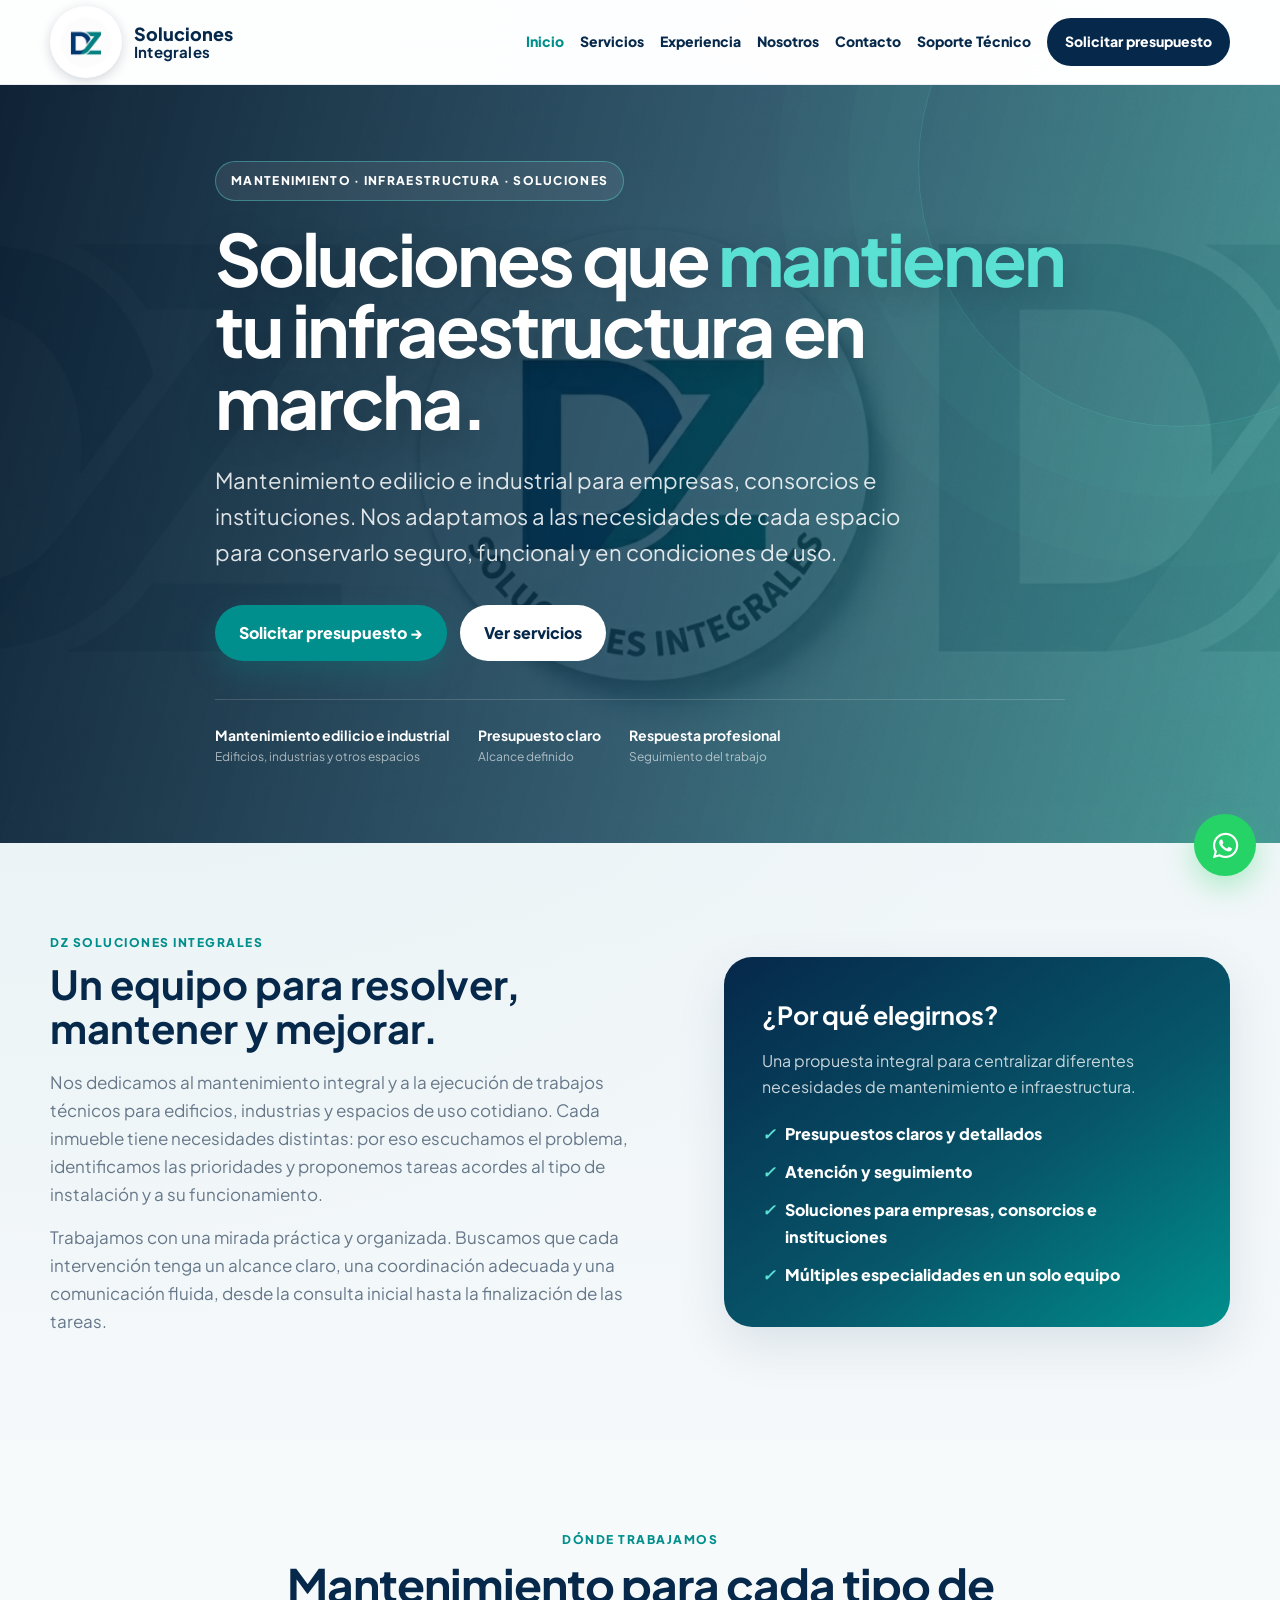
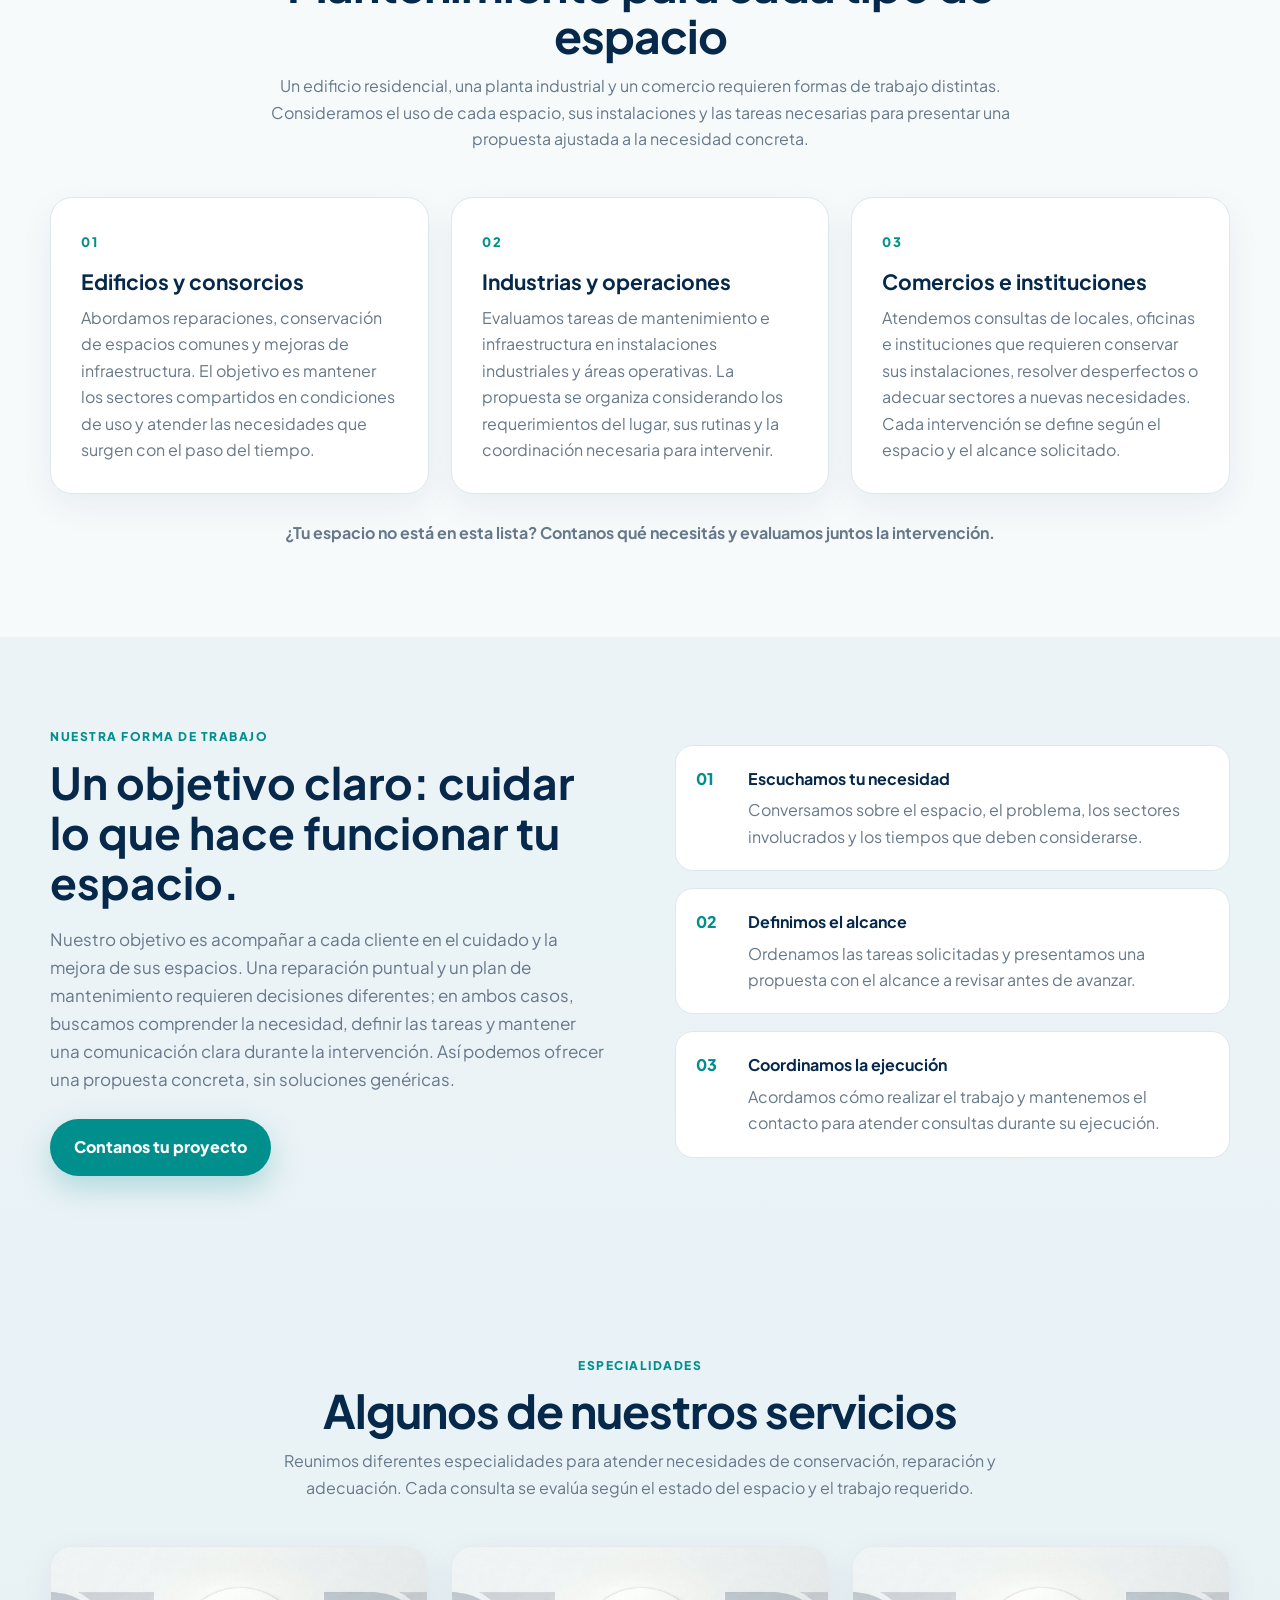
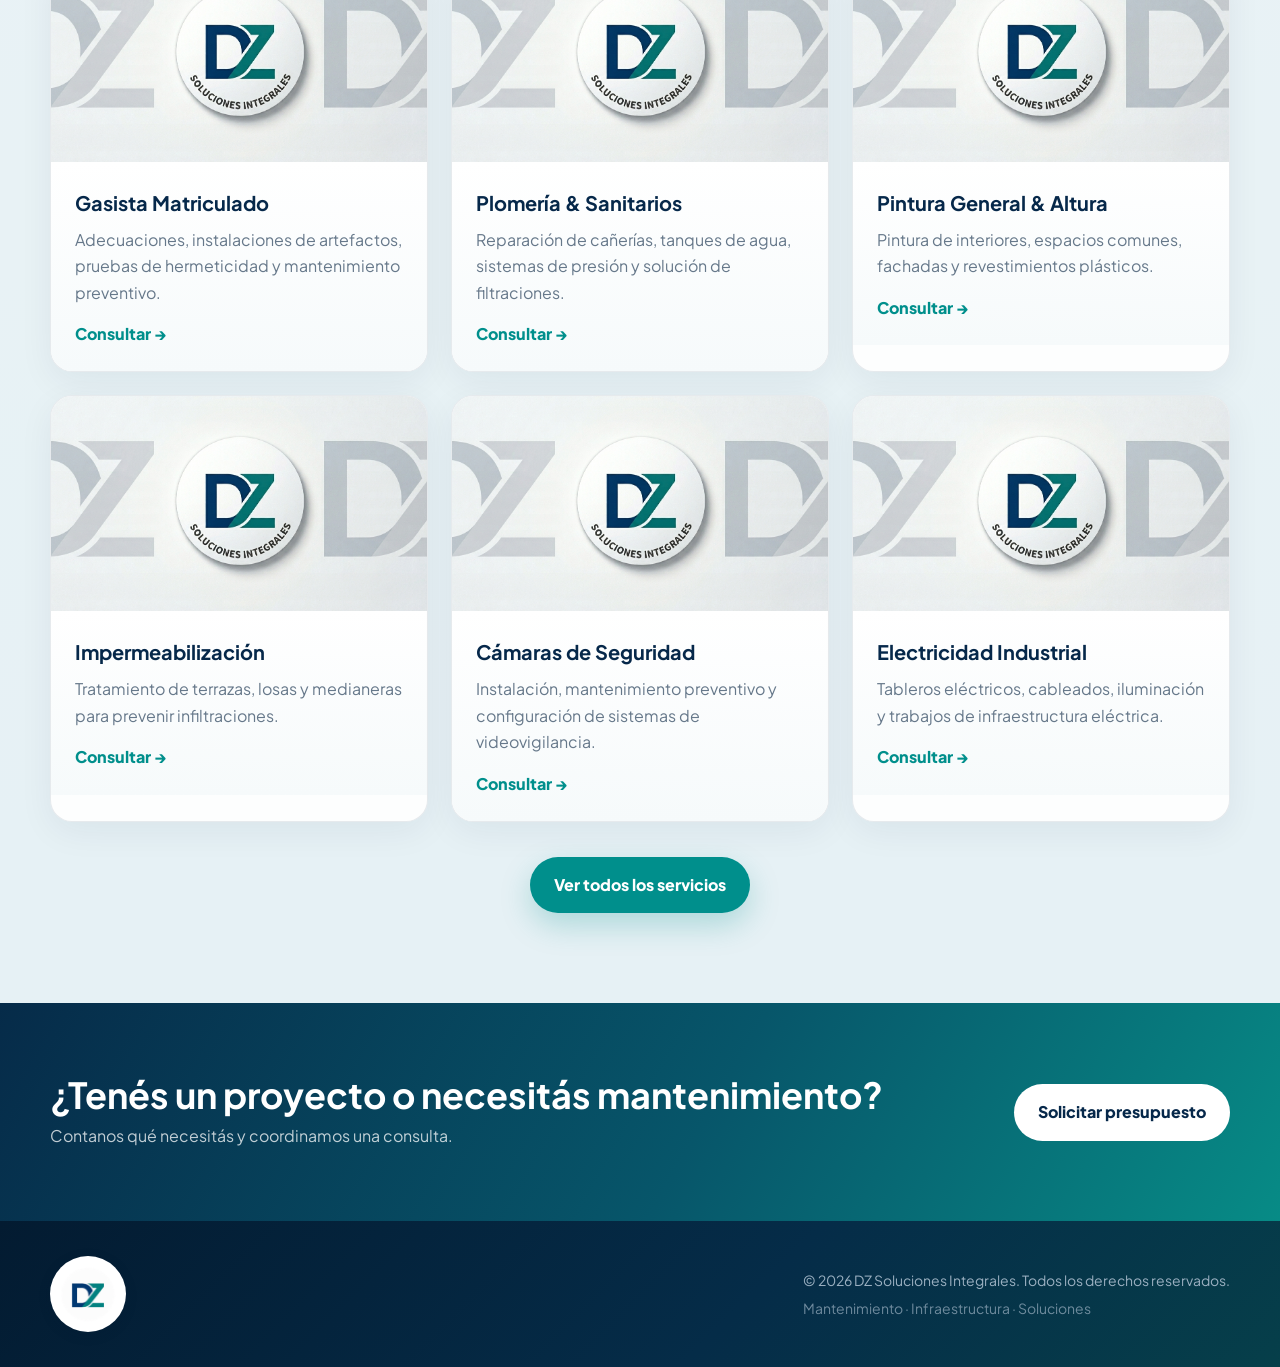
<file: index.html>
<!doctype html><html lang="es"><head><meta charset="utf-8"><meta name="viewport" content="width=device-width,initial-scale=1">
<title>DZ Soluciones Integrales | Inicio</title><meta name="description" content="DZ Soluciones Integrales - mantenimiento e infraestructura.">
<link rel="stylesheet" href="https://cdnjs.cloudflare.com/ajax/libs/font-awesome/6.4.0/css/all.min.css"><link rel="stylesheet" href="https://fonts.googleapis.com/css2?family=Plus+Jakarta+Sans:wght@400;600;700;800&display=swap"><link rel="stylesheet" href="css/style.css?v=20260925-10"></head><body>
<header><div class="container nav"><a class="brand" href="index.html" aria-label="DZ Soluciones Integrales, inicio"><span class="logo-mark" aria-hidden="true"></span><span class="brand-label"><strong>Soluciones</strong><span>Integrales</span></span></a><button class="menu-btn">☰</button><nav class="nav-links"><a href="index.html" class="active">Inicio</a><a href="servicios.html" class="">Servicios</a><a href="experiencia.html" class="">Experiencia</a><a href="nosotros.html" class="">Nosotros</a><a href="contacto.html" class="">Contacto</a><a href="soporte.html">Soporte Técnico</a><a class="nav-cta" href="contacto.html">Solicitar presupuesto</a></nav></div></header>
<section class="hero"><div class="container hero-content reveal"><span class="eyebrow">Mantenimiento · Infraestructura · Soluciones</span><h1>Soluciones que <span>mantienen</span> tu infraestructura en marcha.</h1><p>Mantenimiento edilicio e industrial para empresas, consorcios e instituciones. Nos adaptamos a las necesidades de cada espacio para conservarlo seguro, funcional y en condiciones de uso.</p><div class="hero-buttons"><a class="btn btn-primary" href="contacto.html">Solicitar presupuesto →</a><a class="btn btn-light" href="servicios.html">Ver servicios</a></div><div class="hero-proof"><div><strong>Mantenimiento edilicio e industrial</strong><span>Edificios, industrias y otros espacios</span></div><div><strong>Presupuesto claro</strong><span>Alcance definido</span></div><div><strong>Respuesta profesional</strong><span>Seguimiento del trabajo</span></div></div></div></section>
<section class="section"><div class="container intro-grid"><div class="intro-text reveal"><div class="kicker">DZ Soluciones Integrales</div><h2>Un equipo para resolver, mantener y mejorar.</h2><p>Nos dedicamos al mantenimiento integral y a la ejecución de trabajos técnicos para edificios, industrias y espacios de uso cotidiano. Cada inmueble tiene necesidades distintas: por eso escuchamos el problema, identificamos las prioridades y proponemos tareas acordes al tipo de instalación y a su funcionamiento.</p><p>Trabajamos con una mirada práctica y organizada. Buscamos que cada intervención tenga un alcance claro, una coordinación adecuada y una comunicación fluida, desde la consulta inicial hasta la finalización de las tareas.</p></div><div class="info-panel reveal"><h3>¿Por qué elegirnos?</h3><p>Una propuesta integral para centralizar diferentes necesidades de mantenimiento e infraestructura.</p><ul class="check-list"><li><i>✓</i> Presupuestos claros y detallados</li><li><i>✓</i> Atención y seguimiento</li><li><i>✓</i> Soluciones para empresas, consorcios e instituciones</li><li><i>✓</i> Múltiples especialidades en un solo equipo</li></ul></div></div></section>
<section class="section coverage-section"><div class="container"><div class="section-head reveal"><div class="kicker">Dónde trabajamos</div><h2>Mantenimiento para cada tipo de espacio</h2><p>Un edificio residencial, una planta industrial y un comercio requieren formas de trabajo distintas. Consideramos el uso de cada espacio, sus instalaciones y las tareas necesarias para presentar una propuesta ajustada a la necesidad concreta.</p></div><div class="coverage-grid"><article class="coverage-card reveal"><span class="coverage-number">01</span><h3>Edificios y consorcios</h3><p>Abordamos reparaciones, conservación de espacios comunes y mejoras de infraestructura. El objetivo es mantener los sectores compartidos en condiciones de uso y atender las necesidades que surgen con el paso del tiempo.</p></article><article class="coverage-card reveal"><span class="coverage-number">02</span><h3>Industrias y operaciones</h3><p>Evaluamos tareas de mantenimiento e infraestructura en instalaciones industriales y áreas operativas. La propuesta se organiza considerando los requerimientos del lugar, sus rutinas y la coordinación necesaria para intervenir.</p></article><article class="coverage-card reveal"><span class="coverage-number">03</span><h3>Comercios e instituciones</h3><p>Atendemos consultas de locales, oficinas e instituciones que requieren conservar sus instalaciones, resolver desperfectos o adecuar sectores a nuevas necesidades. Cada intervención se define según el espacio y el alcance solicitado.</p></article></div><p class="coverage-note reveal">¿Tu espacio no está en esta lista? Contanos qué necesitás y evaluamos juntos la intervención.</p></div></section>
<section class="section alt"><div class="container process-grid"><div class="reveal"><div class="kicker">Nuestra forma de trabajo</div><h2>Un objetivo claro: cuidar lo que hace funcionar tu espacio.</h2><p>Nuestro objetivo es acompañar a cada cliente en el cuidado y la mejora de sus espacios. Una reparación puntual y un plan de mantenimiento requieren decisiones diferentes; en ambos casos, buscamos comprender la necesidad, definir las tareas y mantener una comunicación clara durante la intervención. Así podemos ofrecer una propuesta concreta, sin soluciones genéricas.</p><a class="btn btn-primary" href="contacto.html">Contanos tu proyecto</a></div><ol class="process-list reveal"><li><strong>Escuchamos tu necesidad</strong><span>Conversamos sobre el espacio, el problema, los sectores involucrados y los tiempos que deben considerarse.</span></li><li><strong>Definimos el alcance</strong><span>Ordenamos las tareas solicitadas y presentamos una propuesta con el alcance a revisar antes de avanzar.</span></li><li><strong>Coordinamos la ejecución</strong><span>Acordamos cómo realizar el trabajo y mantenemos el contacto para atender consultas durante su ejecución.</span></li></ol></div></section>
<section class="section alt"><div class="container"><div class="section-head reveal"><div class="kicker">Especialidades</div><h2>Algunos de nuestros servicios</h2><p>Reunimos diferentes especialidades para atender necesidades de conservación, reparación y adecuación. Cada consulta se evalúa según el estado del espacio y el trabajo requerido.</p></div><div class="services-grid"><article class="service reveal"><img src="https://images.unsplash.com/photo-1621905251189-08b45d6a269e?auto=format&fit=crop&w=900&q=80" alt="Gasista Matriculado" loading="lazy" onerror="this.onerror=null;this.src='img/banner.png'"><div class="service-body"><h3>Gasista Matriculado</h3><p>Adecuaciones, instalaciones de artefactos, pruebas de hermeticidad y mantenimiento preventivo.</p><a class="service-link" href="contacto.html">Consultar →</a></div></article><article class="service reveal"><img src="https://images.unsplash.com/photo-1585704032915-c3400ca199e7?auto=format&fit=crop&w=900&q=80" alt="Plomería & Sanitarios" loading="lazy" onerror="this.onerror=null;this.src='img/banner.png'"><div class="service-body"><h3>Plomería & Sanitarios</h3><p>Reparación de cañerías, tanques de agua, sistemas de presión y solución de filtraciones.</p><a class="service-link" href="contacto.html">Consultar →</a></div></article><article class="service reveal"><img src="https://images.unsplash.com/photo-1589939705384-5185137a7f0f?auto=format&fit=crop&w=900&q=80" alt="Pintura General & Altura" loading="lazy" onerror="this.onerror=null;this.src='img/banner.png'"><div class="service-body"><h3>Pintura General & Altura</h3><p>Pintura de interiores, espacios comunes, fachadas y revestimientos plásticos.</p><a class="service-link" href="contacto.html">Consultar →</a></div></article><article class="service reveal"><img src="https://images.unsplash.com/photo-1504307651254-35680f356dfd?auto=format&fit=crop&w=900&q=80" alt="Impermeabilización" loading="lazy" onerror="this.onerror=null;this.src='img/banner.png'"><div class="service-body"><h3>Impermeabilización</h3><p>Tratamiento de terrazas, losas y medianeras para prevenir infiltraciones.</p><a class="service-link" href="contacto.html">Consultar →</a></div></article><article class="service reveal"><img src="https://images.unsplash.com/photo-1557597774-9d273605dfa9?auto=format&fit=crop&w=900&q=80" alt="Cámaras de Seguridad" loading="lazy" onerror="this.onerror=null;this.src='img/banner.png'"><div class="service-body"><h3>Cámaras de Seguridad</h3><p>Instalación, mantenimiento preventivo y configuración de sistemas de videovigilancia.</p><a class="service-link" href="contacto.html">Consultar →</a></div></article><article class="service reveal"><img src="https://images.unsplash.com/photo-1621905252507-b35492cc74b4?auto=format&fit=crop&w=900&q=80" alt="Electricidad Industrial" loading="lazy" onerror="this.onerror=null;this.src='img/banner.png'"><div class="service-body"><h3>Electricidad Industrial</h3><p>Tableros eléctricos, cableados, iluminación y trabajos de infraestructura eléctrica.</p><a class="service-link" href="contacto.html">Consultar →</a></div></article></div><div style="text-align:center;margin-top:35px"><a class="btn btn-primary" href="servicios.html">Ver todos los servicios</a></div></div></section>
<section class="cta"><div class="container cta-inner"><div><h2>¿Tenés un proyecto o necesitás mantenimiento?</h2><p>Contanos qué necesitás y coordinamos una consulta.</p></div><a class="btn btn-light" href="contacto.html">Solicitar presupuesto</a></div></section>
<footer><div class="container footer-grid"><span class="footer-logo logo-mark" role="img" aria-label="DZ Soluciones Integrales"></span><div><p>© 2026 DZ Soluciones Integrales. Todos los derechos reservados.</p><p style="margin-top:5px;opacity:.7">Mantenimiento · Infraestructura · Soluciones</p></div></div></footer>
<a class="wpp" href="https://wa.me/5491172815934?text=Hola,%20quisiera%20consultar%20por%20un%20servicio%20de%20DZ%20Soluciones%20Integrales" target="_blank" aria-label="WhatsApp"><i class="fab fa-whatsapp"></i></a><script src="js/script.js"></script></body></html>
</file>
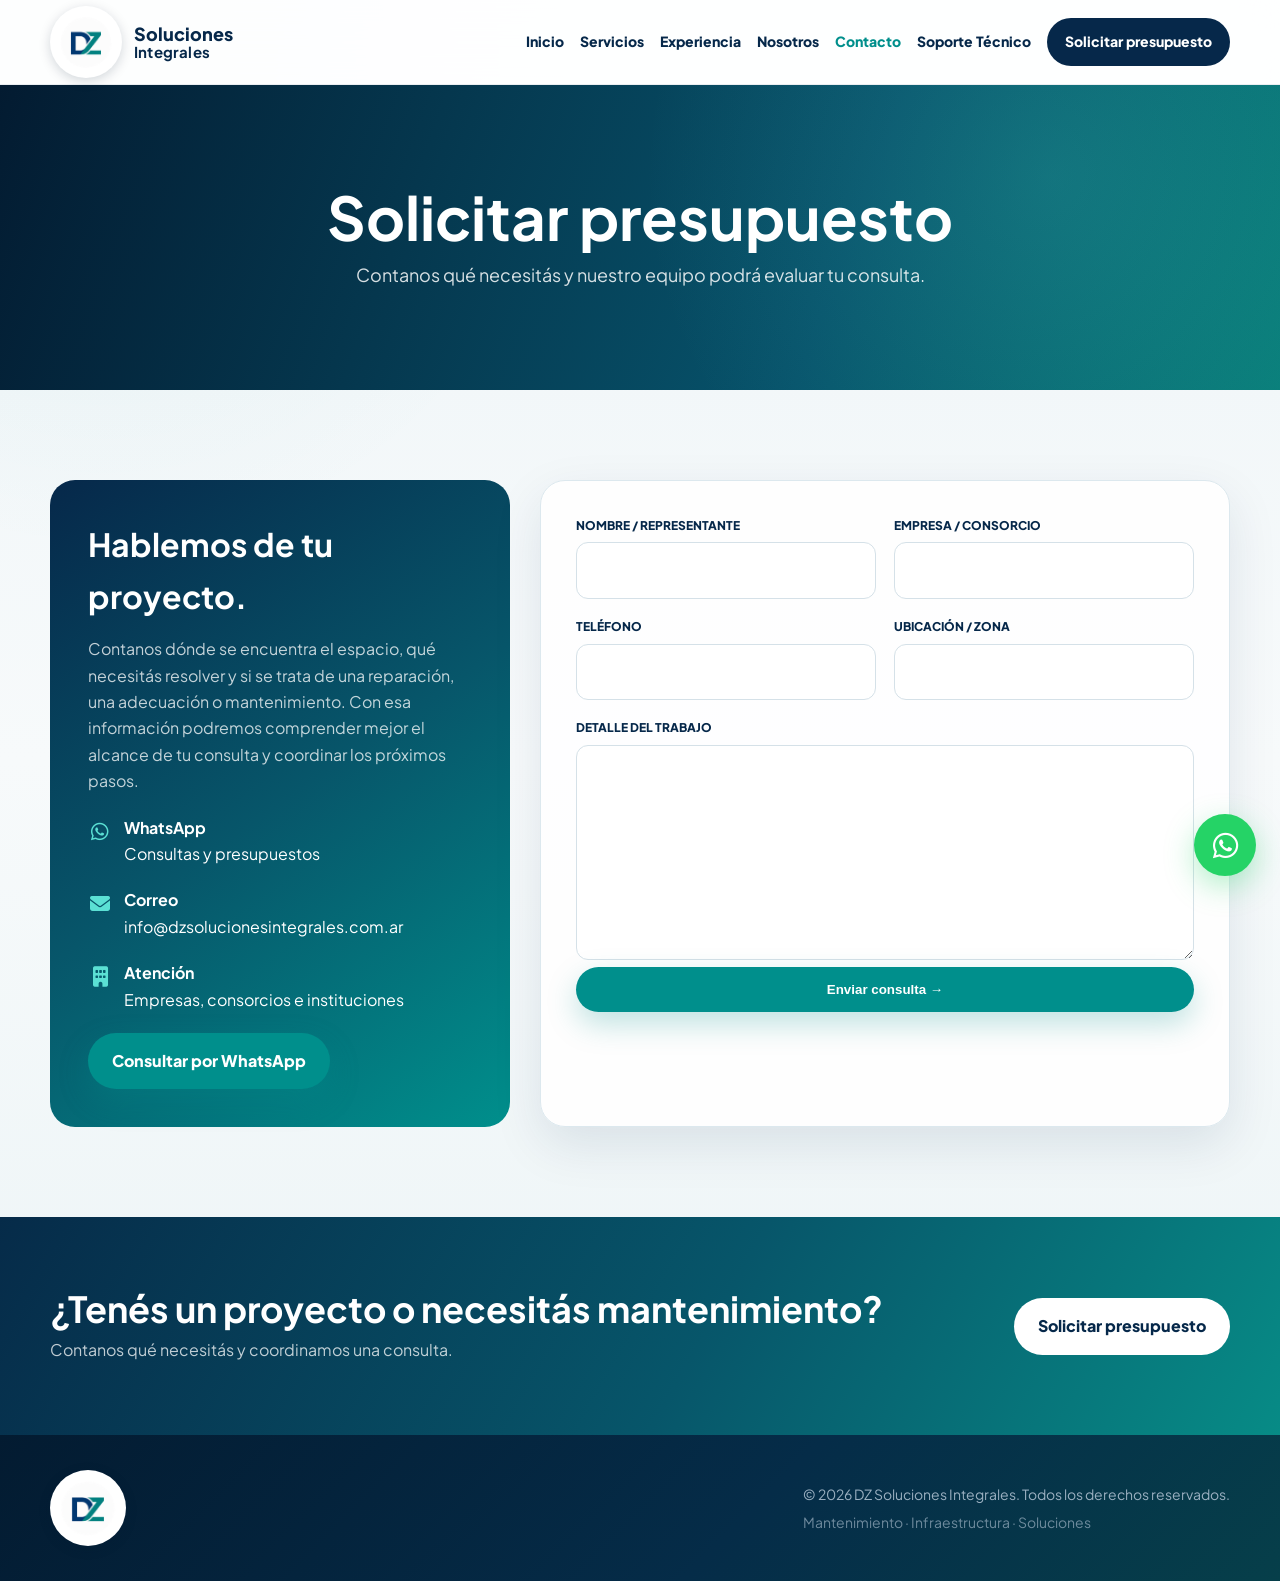
<file: contacto.html>
<!doctype html><html lang="es"><head><meta charset="utf-8"><meta name="viewport" content="width=device-width,initial-scale=1">
<title>DZ Soluciones Integrales | Contacto</title><meta name="description" content="DZ Soluciones Integrales - mantenimiento e infraestructura.">
<link rel="stylesheet" href="https://cdnjs.cloudflare.com/ajax/libs/font-awesome/6.4.0/css/all.min.css"><link rel="stylesheet" href="https://fonts.googleapis.com/css2?family=Plus+Jakarta+Sans:wght@400;600;700;800&display=swap"><link rel="stylesheet" href="css/style.css?v=20260925-10">

</head><body>
<header><div class="container nav"><a class="brand" href="index.html" aria-label="DZ Soluciones Integrales, inicio"><span class="logo-mark" aria-hidden="true"></span><span class="brand-label"><strong>Soluciones</strong><span>Integrales</span></span></a><button class="menu-btn">☰</button><nav class="nav-links"><a href="index.html" class="">Inicio</a><a href="servicios.html" class="">Servicios</a><a href="experiencia.html" class="">Experiencia</a><a href="nosotros.html" class="">Nosotros</a><a href="contacto.html" class="active">Contacto</a><a href="soporte.html">Soporte Técnico</a><a class="nav-cta" href="contacto.html">Solicitar presupuesto</a></nav></div></header>
<section class="page-hero"><div class="container reveal"><h1>Solicitar presupuesto</h1><p>Contanos qué necesitás y nuestro equipo podrá evaluar tu consulta.</p></div></section>
<section class="section"><div class="container contact-grid"><div class="contact-info reveal"><h2>Hablemos de tu proyecto.</h2><p>Contanos dónde se encuentra el espacio, qué necesitás resolver y si se trata de una reparación, una adecuación o mantenimiento. Con esa información podremos comprender mejor el alcance de tu consulta y coordinar los próximos pasos.</p><div class="contact-item"><i class="fab fa-whatsapp"></i><div><strong>WhatsApp</strong><br>Consultas y presupuestos</div></div><div class="contact-item"><i class="fas fa-envelope"></i><div><strong>Correo</strong><br><a href="mailto:info@dzsolucionesintegrales.com.ar" style="color:inherit;text-decoration:none;">info@dzsolucionesintegrales.com.ar</a></div></div><div class="contact-item"><i class="fas fa-building"></i><div><strong>Atención</strong><br>Empresas, consorcios e instituciones</div></div><a class="btn btn-primary" href="https://wa.me/5491172815934?text=Hola,%20quisiera%20solicitar%20un%20presupuesto" target="_blank">Consultar por WhatsApp</a></div>
<div class="form-box reveal">
  <form action="https://formsubmit.co/16d11abdd9d53c62cd74491c596a5286" method="POST">
    <input type="hidden" name="_next" value="https://dzsolucionesintegrales.com.ar">
    <input type="hidden" name="_captcha" value="false">
    <div class="form-grid">
      <div class="field"><label>Nombre / representante</label><input name="Nombre" required></div>
      <div class="field"><label>Empresa / consorcio</label><input name="Empresa_o_Consorcio" required></div>
      <div class="field"><label>Teléfono</label><input type="tel" name="Telefono" required></div>
      <div class="field"><label>Ubicación / zona</label><input name="Ubicacion" required></div>
      <div class="field full"><label>Detalle del trabajo</label><textarea name="Detalle_Trabajo" rows="7" required></textarea></div>
    </div>
    <button class="btn btn-primary" type="submit">Enviar consulta →</button>
  </form>
</div></div></section><section class="cta"><div class="container cta-inner"><div><h2>¿Tenés un proyecto o necesitás mantenimiento?</h2><p>Contanos qué necesitás y coordinamos una consulta.</p></div><a class="btn btn-light" href="contacto.html">Solicitar presupuesto</a></div></section>
<footer><div class="container footer-grid"><span class="footer-logo logo-mark" role="img" aria-label="DZ Soluciones Integrales"></span><div><p>© 2026 DZ Soluciones Integrales. Todos los derechos reservados.</p><p style="margin-top:5px;opacity:.7">Mantenimiento · Infraestructura · Soluciones</p></div></div></footer>
<a class="wpp" href="https://wa.me/5491172815934?text=Hola,%20quisiera%20consultar%20por%20un%20servicio%20de%20DZ%20Soluciones%20Integrales" target="_blank" aria-label="WhatsApp"><i class="fab fa-whatsapp"></i></a><script src="js/script.js"></script></body></html>
</file>
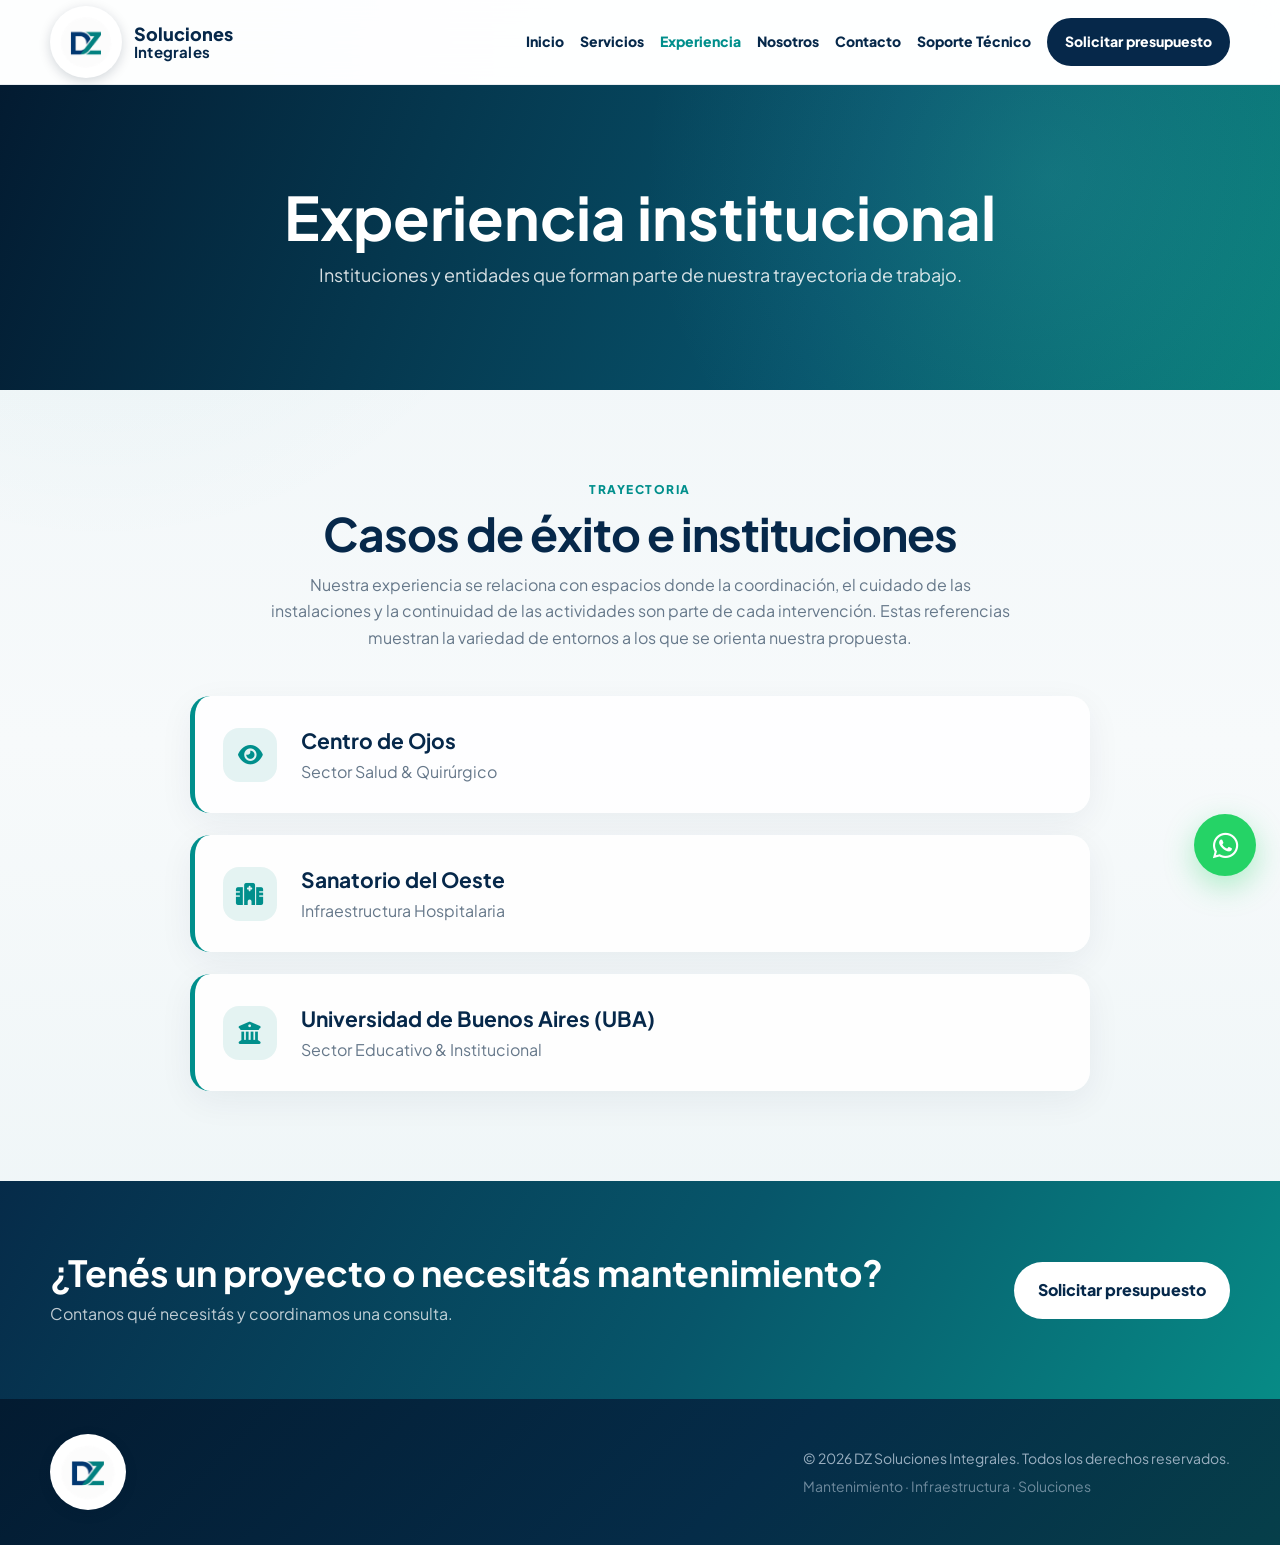
<file: experiencia.html>
<!doctype html><html lang="es"><head><meta charset="utf-8"><meta name="viewport" content="width=device-width,initial-scale=1">
<title>DZ Soluciones Integrales | Experiencia</title><meta name="description" content="DZ Soluciones Integrales - mantenimiento e infraestructura.">
<link rel="stylesheet" href="https://cdnjs.cloudflare.com/ajax/libs/font-awesome/6.4.0/css/all.min.css"><link rel="stylesheet" href="https://fonts.googleapis.com/css2?family=Plus+Jakarta+Sans:wght@400;600;700;800&display=swap"><link rel="stylesheet" href="css/style.css?v=20260925-10"></head><body>
<header><div class="container nav"><a class="brand" href="index.html" aria-label="DZ Soluciones Integrales, inicio"><span class="logo-mark" aria-hidden="true"></span><span class="brand-label"><strong>Soluciones</strong><span>Integrales</span></span></a><button class="menu-btn">☰</button><nav class="nav-links"><a href="index.html" class="">Inicio</a><a href="servicios.html" class="">Servicios</a><a href="experiencia.html" class="active">Experiencia</a><a href="nosotros.html" class="">Nosotros</a><a href="contacto.html" class="">Contacto</a><a href="soporte.html">Soporte Técnico</a><a class="nav-cta" href="contacto.html">Solicitar presupuesto</a></nav></div></header>
<section class="page-hero"><div class="container reveal"><h1>Experiencia institucional</h1><p>Instituciones y entidades que forman parte de nuestra trayectoria de trabajo.</p></div></section>
<section class="section"><div class="container"><div class="section-head reveal"><div class="kicker">Trayectoria</div><h2>Casos de éxito e instituciones</h2><p>Nuestra experiencia se relaciona con espacios donde la coordinación, el cuidado de las instalaciones y la continuidad de las actividades son parte de cada intervención. Estas referencias muestran la variedad de entornos a los que se orienta nuestra propuesta.</p></div><div class="timeline">
<div class="institution reveal"><div class="icon"><i class="fas fa-eye"></i></div><div><h3>Centro de Ojos</h3><p>Sector Salud & Quirúrgico</p></div></div>
<div class="institution reveal"><div class="icon"><i class="fas fa-hospital"></i></div><div><h3>Sanatorio del Oeste</h3><p>Infraestructura Hospitalaria</p></div></div>
<div class="institution reveal"><div class="icon"><i class="fas fa-university"></i></div><div><h3>Universidad de Buenos Aires (UBA)</h3><p>Sector Educativo & Institucional</p></div></div>
</div></div></section><section class="cta"><div class="container cta-inner"><div><h2>¿Tenés un proyecto o necesitás mantenimiento?</h2><p>Contanos qué necesitás y coordinamos una consulta.</p></div><a class="btn btn-light" href="contacto.html">Solicitar presupuesto</a></div></section>
<footer><div class="container footer-grid"><span class="footer-logo logo-mark" role="img" aria-label="DZ Soluciones Integrales"></span><div><p>© 2026 DZ Soluciones Integrales. Todos los derechos reservados.</p><p style="margin-top:5px;opacity:.7">Mantenimiento · Infraestructura · Soluciones</p></div></div></footer>
<a class="wpp" href="https://wa.me/5491172815934?text=Hola,%20quisiera%20consultar%20por%20un%20servicio%20de%20DZ%20Soluciones%20Integrales" target="_blank" aria-label="WhatsApp"><i class="fab fa-whatsapp"></i></a><script src="js/script.js"></script></body></html>
</file>
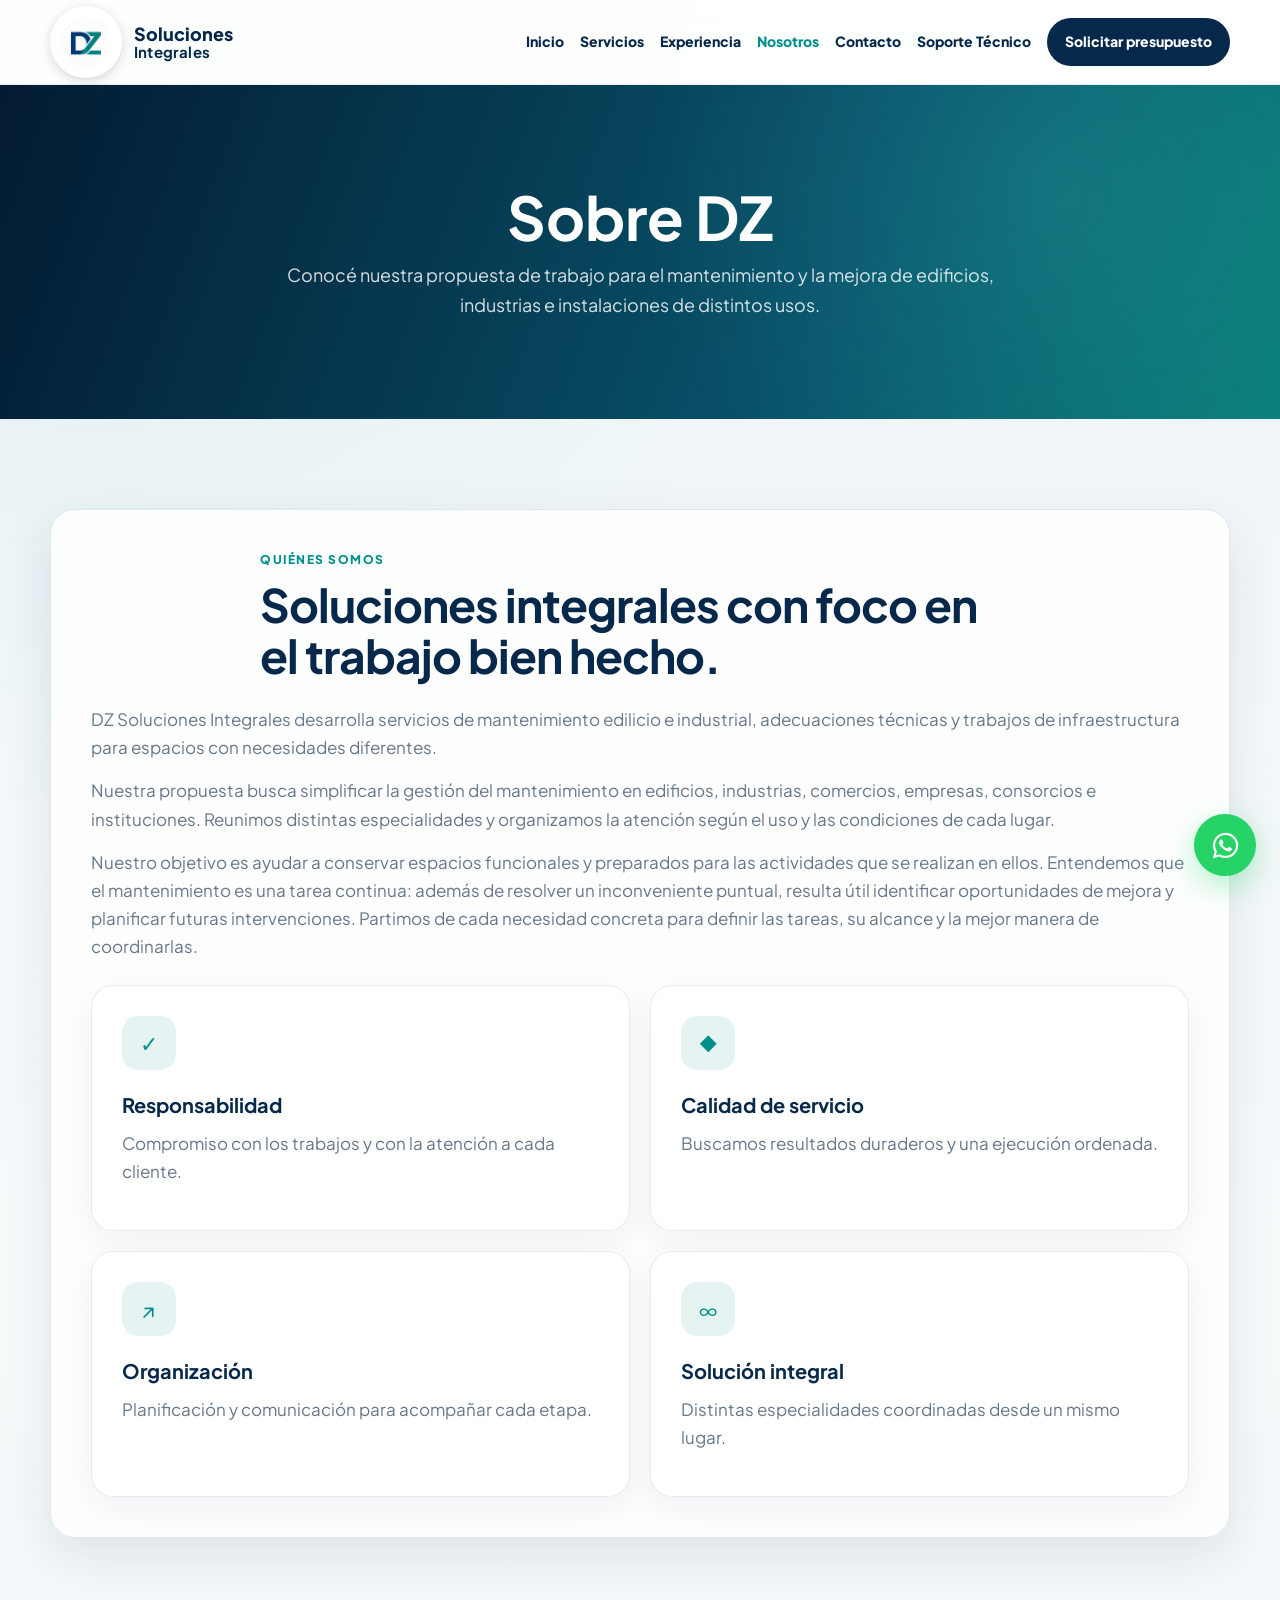
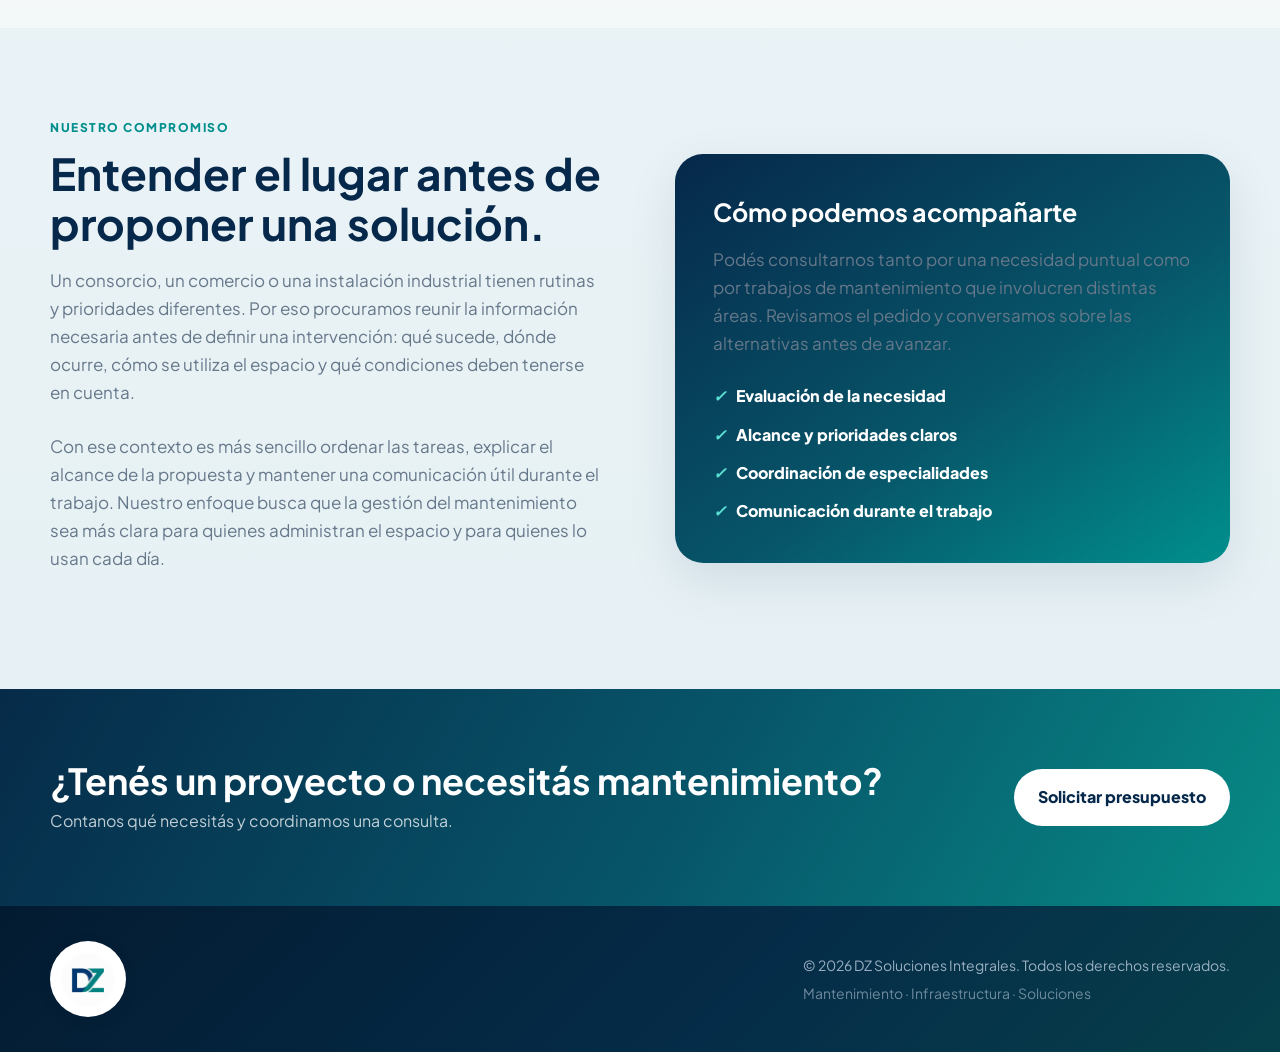
<file: nosotros.html>
<!doctype html><html lang="es"><head><meta charset="utf-8"><meta name="viewport" content="width=device-width,initial-scale=1">
<title>DZ Soluciones Integrales | Nosotros</title><meta name="description" content="DZ Soluciones Integrales - mantenimiento e infraestructura.">
<link rel="stylesheet" href="https://cdnjs.cloudflare.com/ajax/libs/font-awesome/6.4.0/css/all.min.css"><link rel="stylesheet" href="https://fonts.googleapis.com/css2?family=Plus+Jakarta+Sans:wght@400;600;700;800&display=swap"><link rel="stylesheet" href="css/style.css?v=20260925-10"></head><body>
<header><div class="container nav"><a class="brand" href="index.html" aria-label="DZ Soluciones Integrales, inicio"><span class="logo-mark" aria-hidden="true"></span><span class="brand-label"><strong>Soluciones</strong><span>Integrales</span></span></a><button class="menu-btn">☰</button><nav class="nav-links"><a href="index.html" class="">Inicio</a><a href="servicios.html" class="">Servicios</a><a href="experiencia.html" class="">Experiencia</a><a href="nosotros.html" class="active">Nosotros</a><a href="contacto.html" class="">Contacto</a><a href="soporte.html">Soporte Técnico</a><a class="nav-cta" href="contacto.html">Solicitar presupuesto</a></nav></div></header>
<section class="page-hero"><div class="container reveal"><h1>Sobre DZ</h1><p>Conocé nuestra propuesta de trabajo para el mantenimiento y la mejora de edificios, industrias e instalaciones de distintos usos.</p></div></section>
<section class="section"><div class="container"><div class="about-box reveal"><div class="section-head" style="text-align:left;margin-bottom:25px"><div class="kicker">Quiénes somos</div><h2>Soluciones integrales con foco en el trabajo bien hecho.</h2></div><p>DZ Soluciones Integrales desarrolla servicios de mantenimiento edilicio e industrial, adecuaciones técnicas y trabajos de infraestructura para espacios con necesidades diferentes.</p><p>Nuestra propuesta busca simplificar la gestión del mantenimiento en edificios, industrias, comercios, empresas, consorcios e instituciones. Reunimos distintas especialidades y organizamos la atención según el uso y las condiciones de cada lugar.</p><p>Nuestro objetivo es ayudar a conservar espacios funcionales y preparados para las actividades que se realizan en ellos. Entendemos que el mantenimiento es una tarea continua: además de resolver un inconveniente puntual, resulta útil identificar oportunidades de mejora y planificar futuras intervenciones. Partimos de cada necesidad concreta para definir las tareas, su alcance y la mejor manera de coordinarlas.</p><div class="values"><div class="card"><div class="icon">✓</div><h3>Responsabilidad</h3><p>Compromiso con los trabajos y con la atención a cada cliente.</p></div><div class="card"><div class="icon">◆</div><h3>Calidad de servicio</h3><p>Buscamos resultados duraderos y una ejecución ordenada.</p></div><div class="card"><div class="icon">↗</div><h3>Organización</h3><p>Planificación y comunicación para acompañar cada etapa.</p></div><div class="card"><div class="icon">∞</div><h3>Solución integral</h3><p>Distintas especialidades coordinadas desde un mismo lugar.</p></div></div></div></div></section><section class="section alt"><div class="container process-grid"><div class="reveal"><div class="kicker">Nuestro compromiso</div><h2>Entender el lugar antes de proponer una solución.</h2><p>Un consorcio, un comercio o una instalación industrial tienen rutinas y prioridades diferentes. Por eso procuramos reunir la información necesaria antes de definir una intervención: qué sucede, dónde ocurre, cómo se utiliza el espacio y qué condiciones deben tenerse en cuenta.</p><p>Con ese contexto es más sencillo ordenar las tareas, explicar el alcance de la propuesta y mantener una comunicación útil durante el trabajo. Nuestro enfoque busca que la gestión del mantenimiento sea más clara para quienes administran el espacio y para quienes lo usan cada día.</p></div><div class="info-panel reveal"><h3>Cómo podemos acompañarte</h3><p>Podés consultarnos tanto por una necesidad puntual como por trabajos de mantenimiento que involucren distintas áreas. Revisamos el pedido y conversamos sobre las alternativas antes de avanzar.</p><ul class="check-list"><li><i>✓</i> Evaluación de la necesidad</li><li><i>✓</i> Alcance y prioridades claros</li><li><i>✓</i> Coordinación de especialidades</li><li><i>✓</i> Comunicación durante el trabajo</li></ul></div></div></section>
<section class="cta"><div class="container cta-inner"><div><h2>¿Tenés un proyecto o necesitás mantenimiento?</h2><p>Contanos qué necesitás y coordinamos una consulta.</p></div><a class="btn btn-light" href="contacto.html">Solicitar presupuesto</a></div></section>
<footer><div class="container footer-grid"><span class="footer-logo logo-mark" role="img" aria-label="DZ Soluciones Integrales"></span><div><p>© 2026 DZ Soluciones Integrales. Todos los derechos reservados.</p><p style="margin-top:5px;opacity:.7">Mantenimiento · Infraestructura · Soluciones</p></div></div></footer>
<a class="wpp" href="https://wa.me/5491172815934?text=Hola,%20quisiera%20consultar%20por%20un%20servicio%20de%20DZ%20Soluciones%20Integrales" target="_blank" aria-label="WhatsApp"><i class="fab fa-whatsapp"></i></a><script src="js/script.js"></script></body></html>
</file>
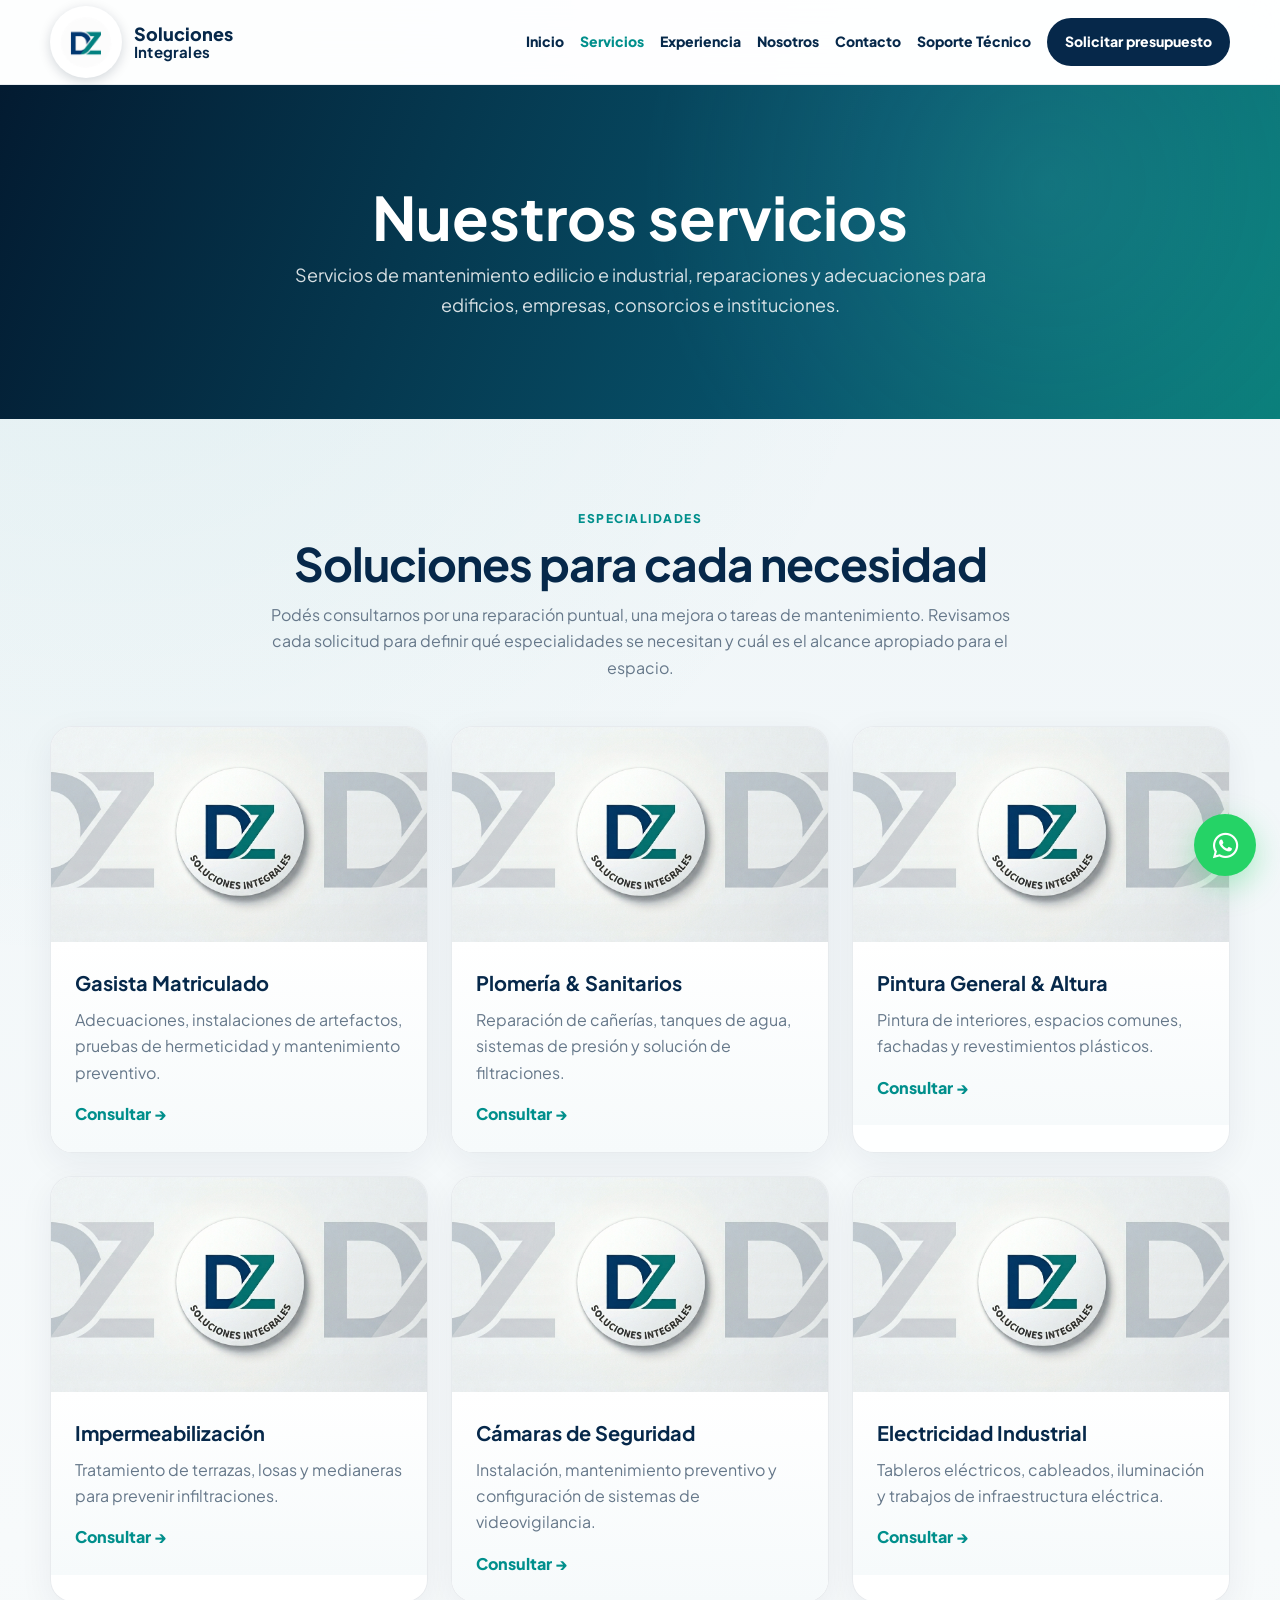
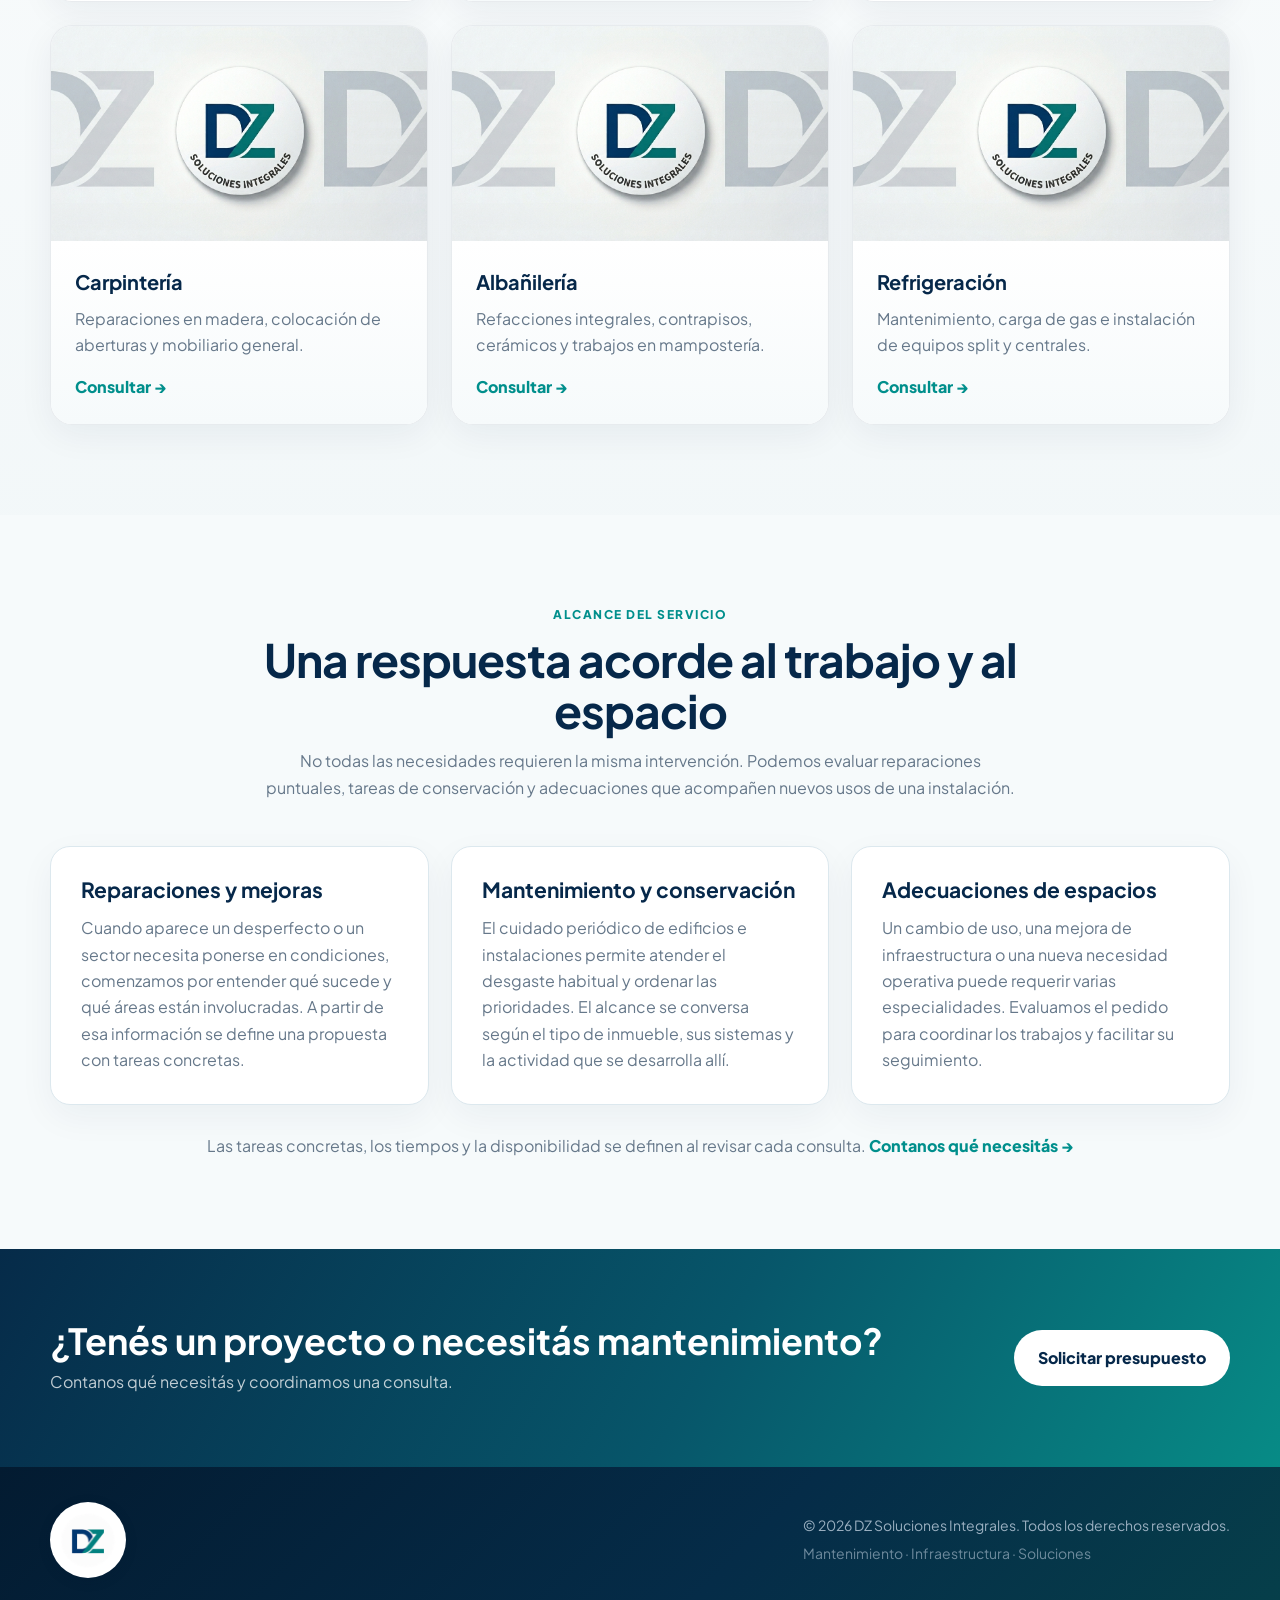
<file: servicios.html>
<!doctype html><html lang="es"><head><meta charset="utf-8"><meta name="viewport" content="width=device-width,initial-scale=1">
<title>DZ Soluciones Integrales | Servicios</title><meta name="description" content="DZ Soluciones Integrales - mantenimiento e infraestructura.">
<link rel="stylesheet" href="https://cdnjs.cloudflare.com/ajax/libs/font-awesome/6.4.0/css/all.min.css"><link rel="stylesheet" href="https://fonts.googleapis.com/css2?family=Plus+Jakarta+Sans:wght@400;600;700;800&display=swap"><link rel="stylesheet" href="css/style.css?v=20260925-10"></head><body>
<header><div class="container nav"><a class="brand" href="index.html" aria-label="DZ Soluciones Integrales, inicio"><span class="logo-mark" aria-hidden="true"></span><span class="brand-label"><strong>Soluciones</strong><span>Integrales</span></span></a><button class="menu-btn">☰</button><nav class="nav-links"><a href="index.html" class="">Inicio</a><a href="servicios.html" class="active">Servicios</a><a href="experiencia.html" class="">Experiencia</a><a href="nosotros.html" class="">Nosotros</a><a href="contacto.html" class="">Contacto</a><a href="soporte.html">Soporte Técnico</a><a class="nav-cta" href="contacto.html">Solicitar presupuesto</a></nav></div></header>
<section class="page-hero"><div class="container reveal"><h1>Nuestros servicios</h1><p>Servicios de mantenimiento edilicio e industrial, reparaciones y adecuaciones para edificios, empresas, consorcios e instituciones.</p></div></section>
<section class="section"><div class="container"><div class="section-head reveal"><div class="kicker">Especialidades</div><h2>Soluciones para cada necesidad</h2><p>Podés consultarnos por una reparación puntual, una mejora o tareas de mantenimiento. Revisamos cada solicitud para definir qué especialidades se necesitan y cuál es el alcance apropiado para el espacio.</p></div><div class="services-grid"><article class="service reveal"><img src="https://images.unsplash.com/photo-1621905251189-08b45d6a269e?auto=format&fit=crop&w=900&q=80" alt="Gasista Matriculado" loading="lazy" onerror="this.onerror=null;this.src='img/banner.png'"><div class="service-body"><h3>Gasista Matriculado</h3><p>Adecuaciones, instalaciones de artefactos, pruebas de hermeticidad y mantenimiento preventivo.</p><a class="service-link" href="contacto.html">Consultar →</a></div></article><article class="service reveal"><img src="https://images.unsplash.com/photo-1585704032915-c3400ca199e7?auto=format&fit=crop&w=900&q=80" alt="Plomería & Sanitarios" loading="lazy" onerror="this.onerror=null;this.src='img/banner.png'"><div class="service-body"><h3>Plomería & Sanitarios</h3><p>Reparación de cañerías, tanques de agua, sistemas de presión y solución de filtraciones.</p><a class="service-link" href="contacto.html">Consultar →</a></div></article><article class="service reveal"><img src="https://images.unsplash.com/photo-1589939705384-5185137a7f0f?auto=format&fit=crop&w=900&q=80" alt="Pintura General & Altura" loading="lazy" onerror="this.onerror=null;this.src='img/banner.png'"><div class="service-body"><h3>Pintura General & Altura</h3><p>Pintura de interiores, espacios comunes, fachadas y revestimientos plásticos.</p><a class="service-link" href="contacto.html">Consultar →</a></div></article><article class="service reveal"><img src="https://images.unsplash.com/photo-1504307651254-35680f356dfd?auto=format&fit=crop&w=900&q=80" alt="Impermeabilización" loading="lazy" onerror="this.onerror=null;this.src='img/banner.png'"><div class="service-body"><h3>Impermeabilización</h3><p>Tratamiento de terrazas, losas y medianeras para prevenir infiltraciones.</p><a class="service-link" href="contacto.html">Consultar →</a></div></article><article class="service reveal"><img src="https://images.unsplash.com/photo-1557597774-9d273605dfa9?auto=format&fit=crop&w=900&q=80" alt="Cámaras de Seguridad" loading="lazy" onerror="this.onerror=null;this.src='img/banner.png'"><div class="service-body"><h3>Cámaras de Seguridad</h3><p>Instalación, mantenimiento preventivo y configuración de sistemas de videovigilancia.</p><a class="service-link" href="contacto.html">Consultar →</a></div></article><article class="service reveal"><img src="https://images.unsplash.com/photo-1621905252507-b35492cc74b4?auto=format&fit=crop&w=900&q=80" alt="Electricidad Industrial" loading="lazy" onerror="this.onerror=null;this.src='img/banner.png'"><div class="service-body"><h3>Electricidad Industrial</h3><p>Tableros eléctricos, cableados, iluminación y trabajos de infraestructura eléctrica.</p><a class="service-link" href="contacto.html">Consultar →</a></div></article><article class="service reveal"><img src="https://images.unsplash.com/photo-1538688525198-9b88f6f53126?auto=format&fit=crop&w=900&q=80" alt="Carpintería" loading="lazy" onerror="this.onerror=null;this.src='img/banner.png'"><div class="service-body"><h3>Carpintería</h3><p>Reparaciones en madera, colocación de aberturas y mobiliario general.</p><a class="service-link" href="contacto.html">Consultar →</a></div></article><article class="service reveal"><img src="https://magazin.digitaleseiten.de/wp-content/uploads/maurer-und-betonbauer/2025/03/maurerarbeiten-kosten.webp" alt="Albañilería" loading="lazy" onerror="this.onerror=null;this.src='img/banner.png'"><div class="service-body"><h3>Albañilería</h3><p>Refacciones integrales, contrapisos, cerámicos y trabajos en mampostería.</p><a class="service-link" href="contacto.html">Consultar →</a></div></article><article class="service reveal"><img src="https://bpl.brac.net/og_image/rmp_2912.jpg" alt="Refrigeración" loading="lazy" onerror="this.onerror=null;this.src='img/banner.png'"><div class="service-body"><h3>Refrigeración</h3><p>Mantenimiento, carga de gas e instalación de equipos split y centrales.</p><a class="service-link" href="contacto.html">Consultar →</a></div></article></div></div></section><section class="section service-approach"><div class="container"><div class="section-head reveal"><div class="kicker">Alcance del servicio</div><h2>Una respuesta acorde al trabajo y al espacio</h2><p>No todas las necesidades requieren la misma intervención. Podemos evaluar reparaciones puntuales, tareas de conservación y adecuaciones que acompañen nuevos usos de una instalación.</p></div><div class="approach-grid"><div class="approach-item reveal"><h3>Reparaciones y mejoras</h3><p>Cuando aparece un desperfecto o un sector necesita ponerse en condiciones, comenzamos por entender qué sucede y qué áreas están involucradas. A partir de esa información se define una propuesta con tareas concretas.</p></div><div class="approach-item reveal"><h3>Mantenimiento y conservación</h3><p>El cuidado periódico de edificios e instalaciones permite atender el desgaste habitual y ordenar las prioridades. El alcance se conversa según el tipo de inmueble, sus sistemas y la actividad que se desarrolla allí.</p></div><div class="approach-item reveal"><h3>Adecuaciones de espacios</h3><p>Un cambio de uso, una mejora de infraestructura o una nueva necesidad operativa puede requerir varias especialidades. Evaluamos el pedido para coordinar los trabajos y facilitar su seguimiento.</p></div></div><p class="approach-note">Las tareas concretas, los tiempos y la disponibilidad se definen al revisar cada consulta. <a href="contacto.html">Contanos qué necesitás →</a></p></div></section>
<section class="cta"><div class="container cta-inner"><div><h2>¿Tenés un proyecto o necesitás mantenimiento?</h2><p>Contanos qué necesitás y coordinamos una consulta.</p></div><a class="btn btn-light" href="contacto.html">Solicitar presupuesto</a></div></section>
<footer><div class="container footer-grid"><span class="footer-logo logo-mark" role="img" aria-label="DZ Soluciones Integrales"></span><div><p>© 2026 DZ Soluciones Integrales. Todos los derechos reservados.</p><p style="margin-top:5px;opacity:.7">Mantenimiento · Infraestructura · Soluciones</p></div></div></footer>
<a class="wpp" href="https://wa.me/5491172815934?text=Hola,%20quisiera%20consultar%20por%20un%20servicio%20de%20DZ%20Soluciones%20Integrales" target="_blank" aria-label="WhatsApp"><i class="fab fa-whatsapp"></i></a><script src="js/script.js"></script></body></html>
</file>
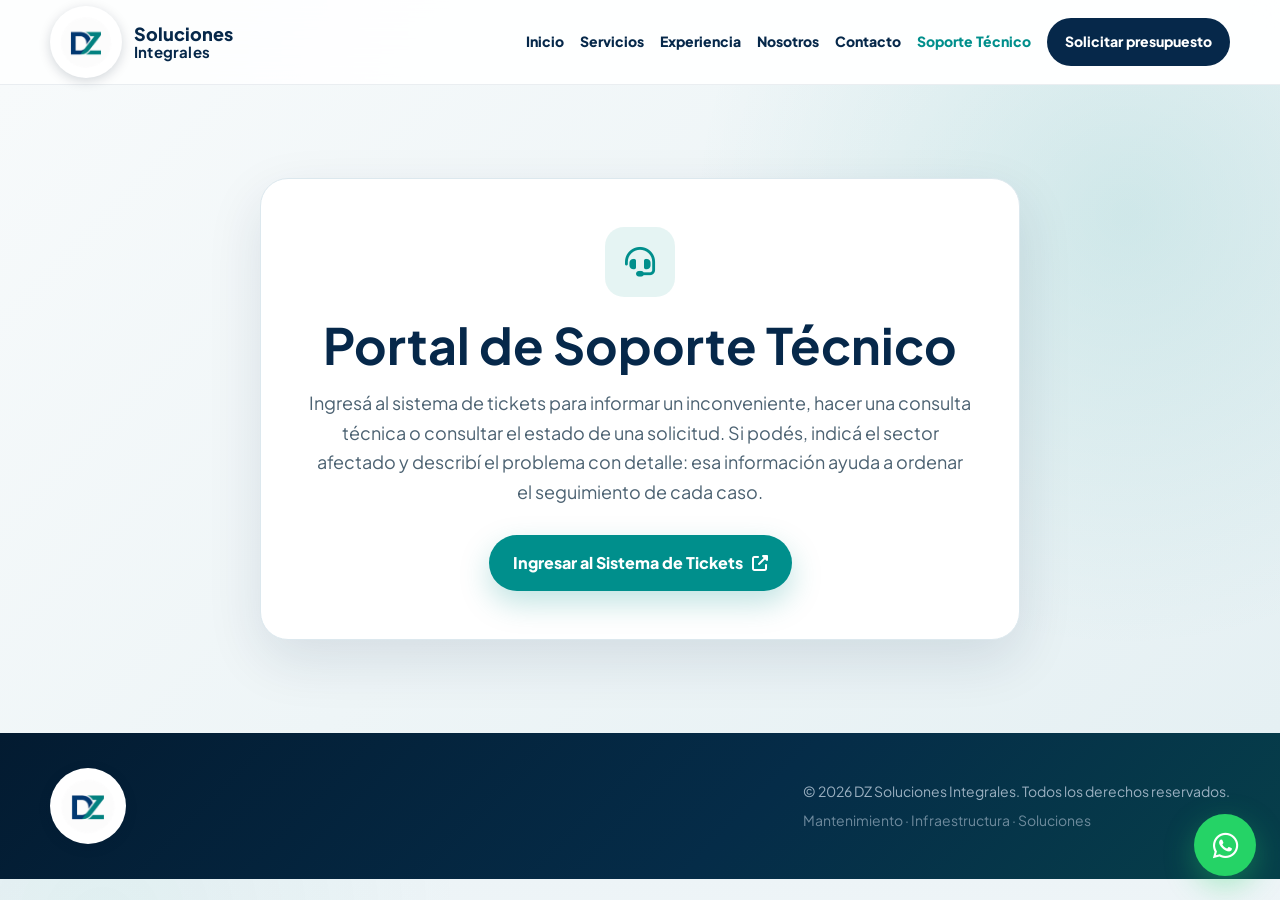
<file: soporte.html>
<!doctype html>
<html lang="es">
<head>
    <meta charset="utf-8">
    <meta name="viewport" content="width=device-width,initial-scale=1">
    <title>DZ Soluciones Integrales | Soporte Técnico</title>
    <meta name="description" content="Portal de soporte técnico y gestión de tickets para clientes.">
    <link rel="stylesheet" href="https://cdnjs.cloudflare.com/ajax/libs/font-awesome/6.4.0/css/all.min.css">
    <link rel="stylesheet" href="https://fonts.googleapis.com/css2?family=Plus+Jakarta+Sans:wght@400;600;700;800&display=swap">
    <link rel="stylesheet" href="css/style.css?v=20260925-10">
</head>
<body>

    <header>
        <div class="container nav">
            <a class="brand" href="index.html" aria-label="DZ Soluciones Integrales, inicio"><span class="logo-mark" aria-hidden="true"></span><span class="brand-label"><strong>Soluciones</strong><span>Integrales</span></span></a>
            <button class="menu-btn" type="button" aria-label="Abrir menú" aria-expanded="false">☰</button>
            <nav class="nav-links">
                <a href="index.html">Inicio</a>
                <a href="servicios.html">Servicios</a>
                <a href="experiencia.html">Experiencia</a>
                <a href="nosotros.html">Nosotros</a>
                <a href="contacto.html">Contacto</a>
                <a href="soporte.html" class="active">Soporte Técnico</a>
                <a class="nav-cta" href="contacto.html">Solicitar presupuesto</a>
            </nav>
        </div>
    </header>

    <main class="support-page">
        <div class="container">
            <div class="support-panel reveal">
                <div class="support-icon" aria-hidden="true"><i class="fas fa-headset"></i></div>
                <h1>Portal de Soporte Técnico</h1>
                <p>Ingresá al sistema de tickets para informar un inconveniente, hacer una consulta técnica o consultar el estado de una solicitud. Si podés, indicá el sector afectado y describí el problema con detalle: esa información ayuda a ordenar el seguimiento de cada caso.</p>
                <a class="btn btn-primary" href="http://157.151.5.171/osticket/login.php" target="_blank" rel="noopener noreferrer">Ingresar al Sistema de Tickets <i class="fas fa-external-link-alt" aria-hidden="true"></i></a>
            </div>
        </div>
    </main>

    <footer>
        <div class="container footer-grid">
            <span class="footer-logo logo-mark" role="img" aria-label="DZ Soluciones Integrales"></span>
            <div>
                <p>© 2026 DZ Soluciones Integrales. Todos los derechos reservados.</p>
                <p style="margin-top:5px;opacity:.7">Mantenimiento · Infraestructura · Soluciones</p>
            </div>
        </div>
    </footer>

    <a class="wpp" href="https://wa.me/5491172815934?text=Hola,%20quisiera%20consultar%20por%20un%20servicio%20de%20DZ%20Soluciones%20Integrales" target="_blank" aria-label="WhatsApp"><i class="fab fa-whatsapp"></i></a>
    
    <script src="js/script.js"></script>
</body>
</html>
</file>
